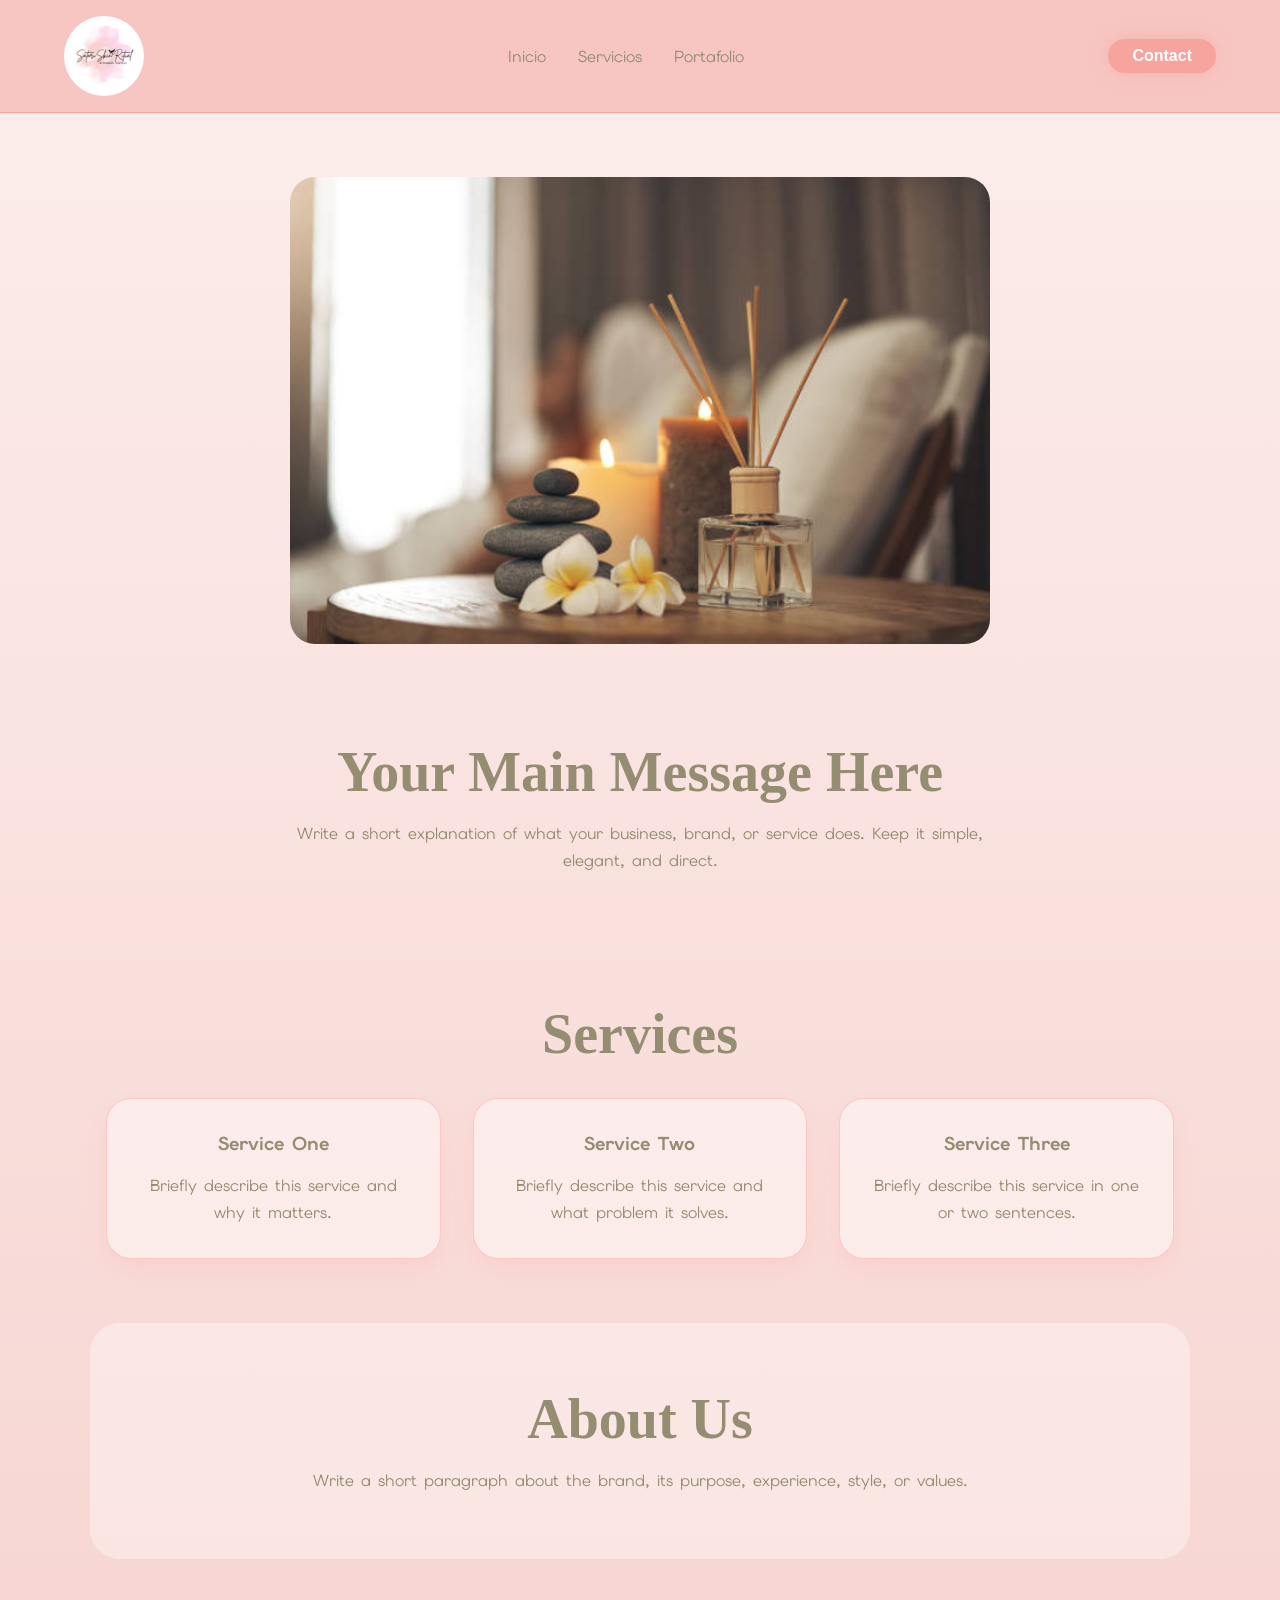
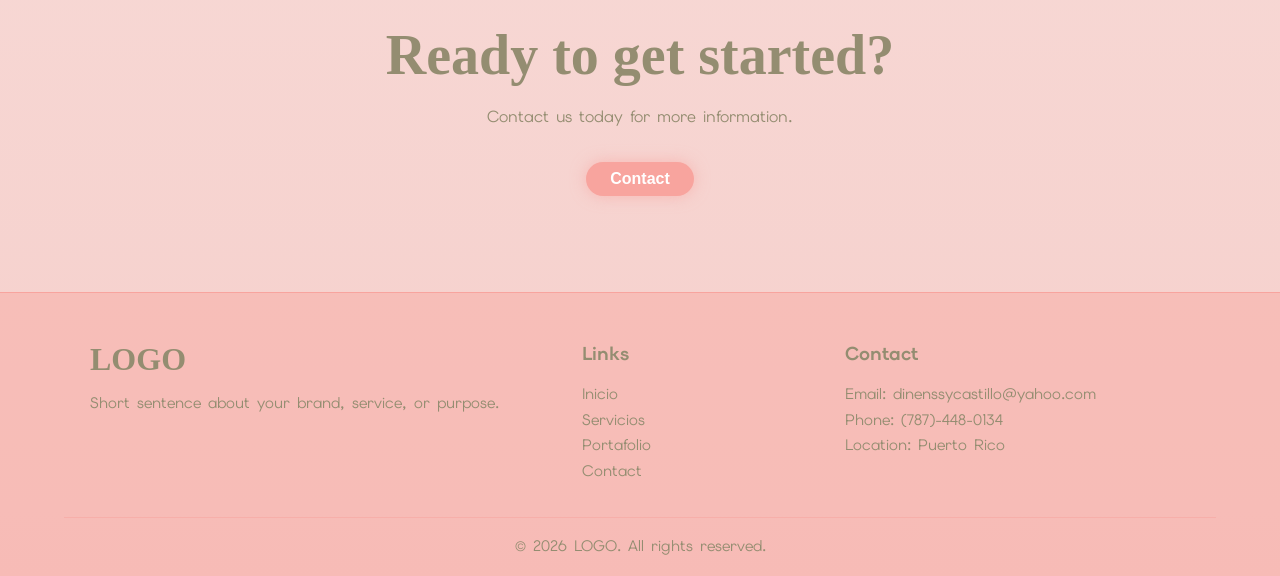
<file: index.html>
<!DOCTYPE html>
<html lang="en">
<head>
    <meta charset="UTF-8">
    <meta name="viewport" content="width=device-width, initial-scale=1.0">
    <link href="https://fonts.googleapis.com/css2?family=Elms+Sans:ital,wght@0,100..900;1,100..900&family=Montserrat:ital,wght@0,500;1,500&display=swap" rel="stylesheet">
    <link rel="icon" href="Logo.png" type="image/x-icon">
    <link rel="stylesheet" href="css/navbar.css">
    <link rel="stylesheet" href="css/index.css">
    <link rel="stylesheet" href="css/footer.css">
    <title></title>
</head>
<body>
    <header>
        <nav>
            <div class="logo">
                <img class="logo" src="assets\Logo.png">
            </div>
            <ul class="nav-links">
                <li><a href="index.html">Inicio</a></li>
                <li><a href="service.html">Servicios</a></li>
                <li><a href="portofolio.html">Portafolio</a></li>
            </ul>
        <button class="btns open-contact">Contact</button>
        <div class="hamburger">
            <span class="bar"></span>
            <span class="bar"></span>
            <span class="bar"></span>
        </div>
        </nav>
    </header>
    <div class="hero">
        <img src="assets\hero-img.jpg" class="hero-img">
    </div>

    <div class="contact-modal" id="contactModal">
        <div class="contact-form-box">
            <button class="close-contact" id="closeContact">&times;</button>

            <h2>Contact Us</h2>

            <form>
                <input type="text" placeholder="Your name" required>
                <input type="email" placeholder="Your email" required>
                <textarea placeholder="Your message" required></textarea>
                <button type="submit" class="btns">Send</button>
            </form>
        </div>
    </div>

    <main>

        <section class="intro-section">
            <h1>Your Main Message Here</h1>
            <p>
                Write a short explanation of what your business, brand, or service does.
                Keep it simple, elegant, and direct.
            </p>
        </section>

        <section class="services-section">
            <h2>Services</h2>

            <div class="services-grid">
                <div class="service-card">
                    <h3>Service One</h3>
                    <p>Briefly describe this service and why it matters.</p>
                </div>

                <div class="service-card">
                    <h3>Service Two</h3>
                    <p>Briefly describe this service and what problem it solves.</p>
                </div>

                <div class="service-card">
                    <h3>Service Three</h3>
                    <p>Briefly describe this service in one or two sentences.</p>
                </div>
            </div>
        </section>

        <section class="about-section">
            <div>
                <h2>About Us</h2>
                <p>
                    Write a short paragraph about the brand, its purpose, experience,
                    style, or values.
                </p>
            </div>
        </section>

        <section class="cta-section">
            <h2>Ready to get started?</h2>
            <p>Contact us today for more information.</p>
            <button class="btns-end open-contact">Contact</button>
        </section>
    </main>

    <footer class="footer">
        <div class="footer-content">
            <div class="footer-brand">
                <h2>LOGO</h2>
                <p>Short sentence about your brand, service, or purpose.</p>
            </div>

            <div class="footer-links">
                <h3>Links</h3>
                <a href="index.html">Inicio</a>
                <a href="service.html">Servicios</a>
                <a href="portofolio.html">Portafolio</a>
                <a href="#" class="open-contact">Contact</a>
            </div>

            <div class="footer-contact">
                <h3>Contact</h3>
                <p>Email: dinenssycastillo@yahoo.com</p>
                <p>Phone: (787)-448-0134</p>
                <p>Location: Puerto Rico</p>
            </div>
        </div>

        <div class="footer-bottom">
            <p>© 2026 LOGO. All rights reserved.</p>
        </div>
    </footer>

    <script>
        const hamburger = document.querySelector('.hamburger');
        const navMenu = document.querySelector('.nav-links');

        hamburger.addEventListener('click', function () {
                navMenu.classList.toggle('active');
            });
        </script>
        <script>
        const openContactButtons = document.querySelectorAll('.open-contact');
        const closeContact = document.querySelector('#closeContact');
        const contactModal = document.querySelector('#contactModal');

        openContactButtons.forEach(function (button) {
            button.addEventListener('click', function (e) {
                e.preventDefault();
                contactModal.classList.add('active');
            });
        });

        closeContact.addEventListener('click', function () {
            contactModal.classList.remove('active');
        });

        contactModal.addEventListener('click', function (e) {
            if (e.target === contactModal) {
                contactModal.classList.remove('active');
            }
        });
    </script>
</body>
</html>
</file>
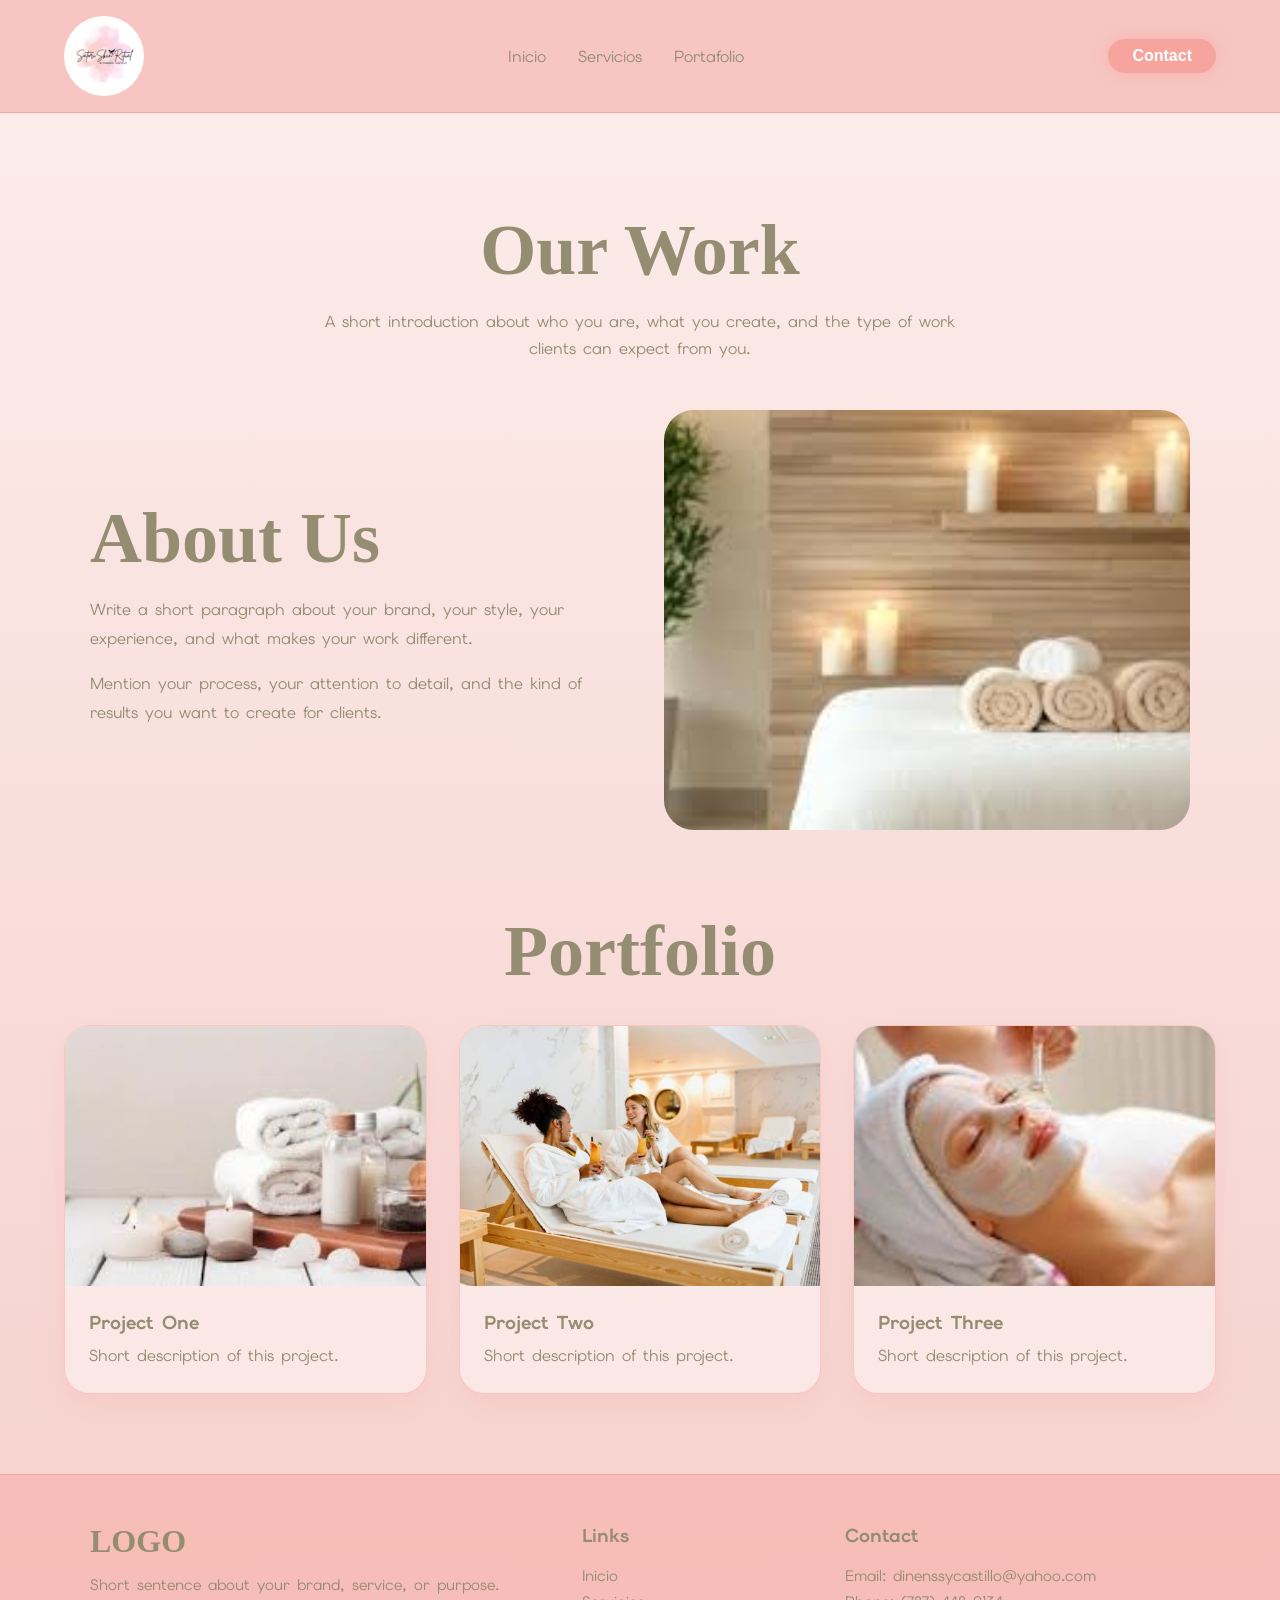
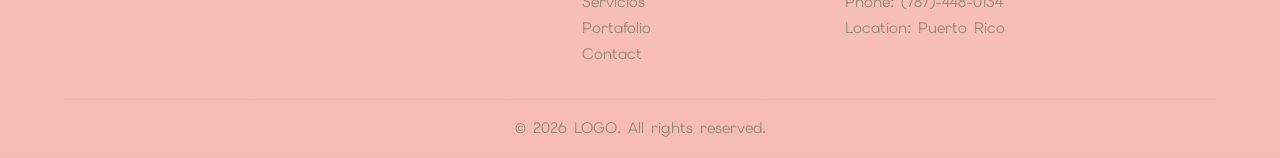
<file: portofolio.html>
<!DOCTYPE html>
<html lang="en">
<head>
    <meta charset="UTF-8">
    <meta name="viewport" content="width=device-width, initial-scale=1.0">
    <link href="https://fonts.googleapis.com/css2?family=Elms+Sans:ital,wght@0,100..900;1,100..900&family=Montserrat:ital,wght@0,500;1,500&display=swap" rel="stylesheet">
    <link rel="icon" href="Logo.png" type="image/x-icon">
    <link rel="stylesheet" href="css/navbar.css">
    <link rel="stylesheet" href="css/portofolio.css">
    <link rel="stylesheet" href="css/footer.css">
    <title></title>
</head>
<body>
    <header>
        <nav>
            <div class="logo">
                <img class="logo" src="assets\Logo.png">
            </div>
            <ul class="nav-links">
                <li><a href="index.html">Inicio</a></li>
                <li><a href="service.html">Servicios</a></li>
                <li><a href="portofolio.html">Portafolio</a></li>
            </ul>
        <button class="btns open-contact">Contact</button>
        <div class="hamburger">
            <span class="bar"></span>
            <span class="bar"></span>
            <span class="bar"></span>
        </div>
        </nav>
    </header>

    <div class="contact-modal" id="contactModal">
        <div class="contact-form-box">
            <button class="close-contact" id="closeContact">&times;</button>

            <h2>Contact Us</h2>

            <form>
                <input type="text" placeholder="Your name" required>
                <input type="email" placeholder="Your email" required>
                <textarea placeholder="Your message" required></textarea>
                <button type="submit" class="btns">Send</button>
            </form>
        </div>
    </div>

    <main class="portfolio-about-page">
        <section class="portfolio-about-hero">
            <h1>Our Work</h1>
            <p>A short introduction about who you are, what you create, and the type of work clients can expect from you.</p>
        </section>

        <section class="about-showcase">
            <div class="about-text">
                <h2>About Us</h2>
                <p>
                    Write a short paragraph about your brand, your style, your experience, and what makes your work different.
                </p>
                <p>
                    Mention your process, your attention to detail, and the kind of results you want to create for clients.
                </p>
            </div>

            <div class="about-image">
                <img src="assets\about.jpg" alt="About us image">
            </div>
        </section>

        <section class="portfolio-section">
            <h2>Portfolio</h2>

            <div class="portfolio-grid">
                <div class="portfolio-item">
                    <img src="assets\project1.jpg" alt="Project one">
                    <h3>Project One</h3>
                    <p>Short description of this project.</p>
                </div>

                <div class="portfolio-item">
                    <img src="assets\project2.jpg" alt="Project two">
                    <h3>Project Two</h3>
                    <p>Short description of this project.</p>
                </div>

                <div class="portfolio-item">
                    <img src="assets\project3.jpg" alt="Project three">
                    <h3>Project Three</h3>
                    <p>Short description of this project.</p>
                </div>
            </div>
        </section>
    </main>

    <footer class="footer">
        <div class="footer-content">
            <div class="footer-brand">
                <h2>LOGO</h2>
                <p>Short sentence about your brand, service, or purpose.</p>
            </div>

            <div class="footer-links">
                <h3>Links</h3>
                <a href="index.html">Inicio</a>
                <a href="service.html">Servicios</a>
                <a href="portofolio.html">Portafolio</a>
                <a href="#" class="open-contact">Contact</a>
            </div>

            <div class="footer-contact">
                <h3>Contact</h3>
                <p>Email: dinenssycastillo@yahoo.com</p>
                <p>Phone: (787)-448-0134</p>
                <p>Location: Puerto Rico</p>
            </div>
        </div>

        <div class="footer-bottom">
            <p>© 2026 LOGO. All rights reserved.</p>
        </div>
    </footer>
    <script>
        const hamburger = document.querySelector('.hamburger');
        const navMenu = document.querySelector('.nav-links');

        hamburger.addEventListener('click', function () {
                navMenu.classList.toggle('active');
            });
        </script>
        <script>
        const openContactButtons = document.querySelectorAll('.open-contact');
        const closeContact = document.querySelector('#closeContact');
        const contactModal = document.querySelector('#contactModal');

        openContactButtons.forEach(function (button) {
            button.addEventListener('click', function (e) {
                e.preventDefault();
                contactModal.classList.add('active');
            });
        });

        closeContact.addEventListener('click', function () {
            contactModal.classList.remove('active');
        });

        contactModal.addEventListener('click', function (e) {
            if (e.target === contactModal) {
                contactModal.classList.remove('active');
            }
        });
    </script>
</body>
</html>
</file>
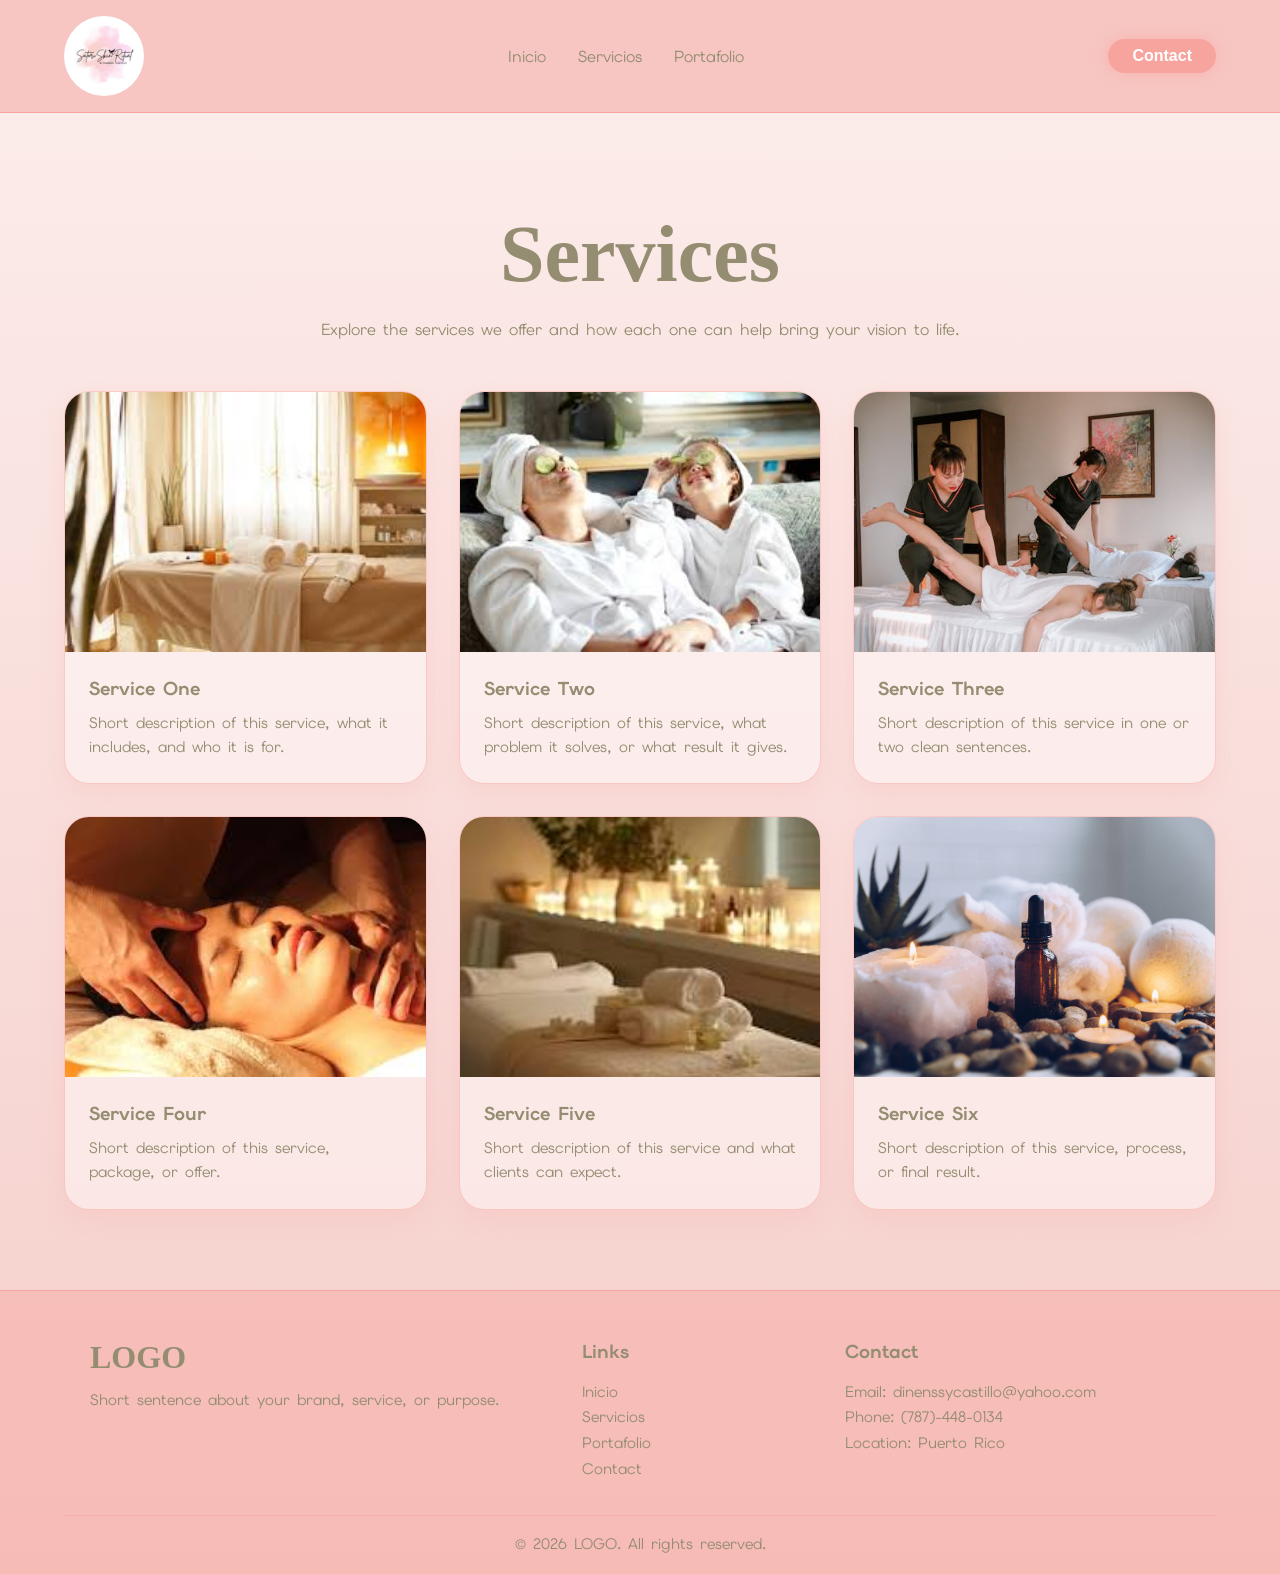
<file: service.html>
<!DOCTYPE html>
<html lang="en">
<head>
    <meta charset="UTF-8">
    <meta name="viewport" content="width=device-width, initial-scale=1.0">
    <link href="https://fonts.googleapis.com/css2?family=Elms+Sans:ital,wght@0,100..900;1,100..900&family=Montserrat:ital,wght@0,500;1,500&display=swap" rel="stylesheet">
    <link rel="icon" href="Logo.png" type="image/x-icon">
    <link rel="stylesheet" href="css/navbar.css">
    <link rel="stylesheet" href="css/service.css">
    <link rel="stylesheet" href="css/footer.css">
    <title></title>
</head>
<body>
    <header>
        <nav>
            <div class="logo">
                <img class="logo" src="assets\Logo.png">
            </div>
            <ul class="nav-links">
                <li><a href="index.html">Inicio</a></li>
                <li><a href="service.html">Servicios</a></li>
                <li><a href="portofolio.html">Portafolio</a></li>
            </ul>
        <button class="btns open-contact">Contact</button>
        <div class="hamburger">
            <span class="bar"></span>
            <span class="bar"></span>
            <span class="bar"></span>
        </div>
        </nav>
    </header>
    
    <div class="contact-modal" id="contactModal">
        <div class="contact-form-box">
            <button class="close-contact" id="closeContact">&times;</button>

            <h2>Contact Us</h2>

            <form>
                <input type="text" placeholder="Your name" required>
                <input type="email" placeholder="Your email" required>
                <textarea placeholder="Your message" required></textarea>
                <button type="submit" class="btns">Send</button>
            </form>
        </div>
    </div>

    <main class="services-page">
        <section class="services-hero">
            <h1>Services</h1>
            <p>Explore the services we offer and how each one can help bring your vision to life.</p>
        </section>

        <section class="services-gallery">
            <div class="service-card">
                <img src="assets\service1.jpg" alt="Service one">
                <div>
                    <h3>Service One</h3>
                    <p>Short description of this service, what it includes, and who it is for.</p>
                </div>
            </div>

            <div class="service-card">
                <img src="assets\service2.jpg" alt="Service two">
                <div>
                    <h3>Service Two</h3>
                    <p>Short description of this service, what problem it solves, or what result it gives.</p>
                </div>
            </div>

            <div class="service-card">
                <img src="assets\service3.jpg" alt="Service three">
                <div>
                    <h3>Service Three</h3>
                    <p>Short description of this service in one or two clean sentences.</p>
                </div>
            </div>

            <div class="service-card">
                <img src="assets\service4.jpg" alt="Service four">
                <div>
                    <h3>Service Four</h3>
                    <p>Short description of this service, package, or offer.</p>
                </div>
            </div>

            <div class="service-card">
                <img src="assets\service5.jpg" alt="Service five">
                <div>
                    <h3>Service Five</h3>
                    <p>Short description of this service and what clients can expect.</p>
                </div>
            </div>

            <div class="service-card">
                <img src="assets\service6.jpg" alt="Service six">
                <div>
                    <h3>Service Six</h3>
                    <p>Short description of this service, process, or final result.</p>
                </div>
            </div>
        </section>
    </main>

        <footer class="footer">
        <div class="footer-content">
            <div class="footer-brand">
                <h2>LOGO</h2>
                <p>Short sentence about your brand, service, or purpose.</p>
            </div>

            <div class="footer-links">
                <h3>Links</h3>
                <a href="index.html">Inicio</a>
                <a href="service.html">Servicios</a>
                <a href="portofolio.html">Portafolio</a>
                <a href="#" class="open-contact">Contact</a>
            </div>

            <div class="footer-contact">
                <h3>Contact</h3>
                <p>Email: dinenssycastillo@yahoo.com</p>
                <p>Phone: (787)-448-0134</p>
                <p>Location: Puerto Rico</p>
            </div>
        </div>

        <div class="footer-bottom">
            <p>© 2026 LOGO. All rights reserved.</p>
        </div>
    </footer>

    <script>
        const hamburger = document.querySelector('.hamburger');
        const navMenu = document.querySelector('.nav-links');

        hamburger.addEventListener('click', function () {
                navMenu.classList.toggle('active');
            });
        </script>
        <script>
        const openContactButtons = document.querySelectorAll('.open-contact');
        const closeContact = document.querySelector('#closeContact');
        const contactModal = document.querySelector('#contactModal');

        openContactButtons.forEach(function (button) {
            button.addEventListener('click', function (e) {
                e.preventDefault();
                contactModal.classList.add('active');
            });
        });

        closeContact.addEventListener('click', function () {
            contactModal.classList.remove('active');
        });

        contactModal.addEventListener('click', function (e) {
            if (e.target === contactModal) {
                contactModal.classList.remove('active');
            }
        });
    </script>
</body>
</html>
</file>
<file: css/navbar.css>
:root {
    --red-rose: rgb(248, 164, 158);
    --rose: rgb(247, 198, 194);
    --white-rose: rgb(252, 238, 236);
    --tan: rgb(255, 255, 255);
    --brown: rgb(148, 141, 113);
}

* {
    margin: 0;
    padding: 0;
    box-sizing: border-box;
}

body {
    min-height: 100vh;
    color: var(--brown);
    font-family: 'Elms Sans', sans-serif;
    background: linear-gradient(var(--white-rose), rgb(245, 206, 202));
    background-repeat: no-repeat;
    background-size: cover;
}

nav {
    width: 100%;
    padding: 1rem clamp(1rem, 5vw, 25%);
    background: var(--rose);
    border-bottom: 1px solid var(--red-rose);
    backdrop-filter: blur(15px);
    margin-bottom: 2rem;
    display: flex;
    align-items: center;
    justify-content: space-between;
}

.logo {
    border-radius: 50px;
    height: 80px;
}

.nav-links {
    list-style: none;
    display: flex;
    gap: 2rem;
}

.nav-links li a {
    color: var(--brown);
    text-decoration: none;
    transition: 0.3s;
}

.nav-links li a:hover {
    color: var(--red-rose);
}

.hamburger {
    display: none;
}

.bar {
    display: block;
    width: 25px;
    height: 3px;
    margin: 5px auto;
    background-color: var(--red-rose);
    transition: all 0.3s ease-in-out;
}

.btns {

    padding: 0.5rem 1.5rem;
    border-radius: 30px;
    font-weight: 600;
    font-size: 1rem;
    background: var(--red-rose);
    color: var(--tan);
    box-shadow: 0 0 15px rgba(248, 164, 158, 0.6);
    border: none;
    cursor: pointer;
    transition: 0.3s;
}

.btns:hover {
    background: var(--brown);
    color: var(--tan);
    box-shadow: 0 0 20px rgba(148, 141, 113, 0.5);
}

.contact-modal {
    position: fixed;
    inset: 0;
    background: rgba(252, 238, 236, 0.45);
    backdrop-filter: blur(10px);
    display: none;
    justify-content: center;
    align-items: center;
    z-index: 5000;
}

.contact-modal.active {
    display: flex;
}

.contact-form-box {
    position: relative;
    width: min(90%, 420px);
    padding: 2rem;
    border-radius: 25px;
    background: rgba(247, 198, 194, 0.75);
    border: 1px solid var(--red-rose);
    box-shadow: 0 0 30px rgba(248, 164, 158, 0.5);
    animation: popIn 0.25s ease;
}

.contact-form-box h2 {
    text-align: center;
    margin-bottom: 1.5rem;
    color: var(--brown);
}

.contact-form-box form {
    display: flex;
    flex-direction: column;
    gap: 1rem;
}

.contact-form-box input,
.contact-form-box textarea {
    width: 100%;
    padding: 0.9rem 1rem;
    border-radius: 15px;
    border: 1px solid var(--red-rose);
    background: rgba(255, 255, 255, 0.65);
    font-family: 'Poppins', sans-serif;
    color: var(--brown);
    outline: none;
}

.contact-form-box textarea {
    min-height: 120px;
    resize: none;
}

.close-contact {
    position: absolute;
    top: 0.8rem;
    right: 1rem;
    border: none;
    background: transparent;
    font-size: 2rem;
    color: var(--brown);
    cursor: pointer;
}

@keyframes popIn {
    from {
        opacity: 0;
        transform: scale(0.9);
    }

    to {
        opacity: 1;
        transform: scale(1);
    }
}

@media (max-width: 768px) {
    header {
        position: relative;
        z-index: 9999;
    }

    nav {
        position: relative;
        overflow: visible;
        z-index: 9999;
    }

    a, button {
        -webkit-tap-highlight-color: transparent;
    }

    .hamburger {
        display: block;
        cursor: pointer;
        padding-right: 1rem;
    }

    .nav-links {
        position: absolute;
        top: 100%;
        left: 0;
        width: 100%;
        background: var(--rose);
        flex-direction: column;
        align-items: center;
        gap: 2rem;

        max-height: 0;
        overflow: hidden;
        padding: 0;
        opacity: 0;

        transition: max-height 0.35s ease, padding 0.35s ease, opacity 0.25s ease;
        z-index: 10000;
    }

    .nav-links.active {
        max-height: 400px;
        padding: 2rem 0;
        opacity: 1;
    }

    .nav-links li a {
        font-size: 1.5rem;
    }

    .hero {
        position: relative;
        z-index: 1;
    }

    .hero img {
        position: relative;
        z-index: 1;
    }

    .btns {
        display: none;
    }
}
</file>
<file: css/index.css>
.hero {
    display: flex;
    justify-content: center;
    align-items: center;
    width: 100%;
    padding: 2rem 1rem;
}

.hero img {
    width: 100%;
    max-width: 700px;
    height: auto;
    border-radius: 25px;
    display: block;
}

.contact-modal {
    position: fixed;
    inset: 0;
    background: rgba(252, 238, 236, 0.45);
    backdrop-filter: blur(10px);
    display: none;
    justify-content: center;
    align-items: center;
    z-index: 5000;
}

.contact-modal.active {
    display: flex;
}

.contact-form-box {
    position: relative;
    width: min(90%, 420px);
    padding: 2rem;
    border-radius: 25px;
    background: rgba(247, 198, 194, 0.75);
    border: 1px solid var(--red-rose);
    box-shadow: 0 0 30px rgba(248, 164, 158, 0.5);
    animation: popIn 0.25s ease;
}

.contact-form-box h2 {
    text-align: center;
    margin-bottom: 1.5rem;
    color: var(--brown);
}

.contact-form-box form {
    display: flex;
    flex-direction: column;
    gap: 1rem;
}

.contact-form-box input,
.contact-form-box textarea {
    width: 100%;
    padding: 0.9rem 1rem;
    border-radius: 15px;
    border: 1px solid var(--red-rose);
    background: rgba(255, 255, 255, 0.65);
    font-family: 'Poppins', sans-serif;
    color: var(--brown);
    outline: none;
}

.contact-form-box textarea {
    min-height: 120px;
    resize: none;
}

.close-contact {
    position: absolute;
    top: 0.8rem;
    right: 1rem;
    border: none;
    background: transparent;
    font-size: 2rem;
    color: var(--brown);
    cursor: pointer;
}

@keyframes popIn {
    from {
        opacity: 0;
        transform: scale(0.9);
    }

    to {
        opacity: 1;
        transform: scale(1);
    }
}

main {
    width: 100%;
}

.intro-section,
.services-section,
.about-section,
.cta-section {
    width: min(90%, 1100px);
    margin: 0 auto;
    padding: 4rem 1rem;
    text-align: center;
}

.intro-section h1,
.services-section h2,
.about-section h2,
.cta-section h2 {
    font-family: "Cormorant Garamond", serif;
    font-size: clamp(2rem, 5vw, 3.5rem);
    margin-bottom: 1rem;
    color: var(--brown);
}

.intro-section p,
.service-card p,
.about-section p,
.cta-section p {
    font-size: 1rem;
    line-height: 1.7;
    max-width: 700px;
    margin: 0 auto;
}

.services-grid {
    margin-top: 2rem;
    display: grid;
    grid-template-columns: repeat(3, 1fr);
    gap: 2rem;
}

.service-card {
    padding: 2rem;
    border-radius: 25px;
    background: rgba(255, 255, 255, 0.45);
    border: 1px solid rgba(248, 164, 158, 0.5);
    box-shadow: 0 10px 25px rgba(248, 164, 158, 0.2);
}

.service-card h3 {
    margin-bottom: 1rem;
    color: var(--brown);
}

.about-section {
    background: rgba(255, 255, 255, 0.35);
    border-radius: 30px;
}

.cta-section {
    padding-bottom: 6rem;
}

.btns-end {
    padding: 0.5rem 1.5rem;
    border-radius: 30px;
    font-weight: 600;
    font-size: 1rem;
    background: var(--red-rose);
    color: var(--tan);
    box-shadow: 0 0 15px rgba(248, 164, 158, 0.6);
    border: none;
    cursor: pointer;
    transition: 0.3s;
    margin-top: 2rem;
}

@media (max-width: 768px) {
    nav {
        position: relative;
        overflow: visible;
    }

    a, button {
        -webkit-tap-highlight-color: transparent;
    }

    .hamburger {
        display: block;
        cursor: pointer;
        z-index: 1001;
        padding-right: 1rem;
    }

    .nav-links {
        position: absolute;
        top: 100%;
        left: 0;
        width: 100%;
        background: var(--rose);
        flex-direction: column;
        align-items: center;
        gap: 2rem;

        max-height: 0;
        overflow: hidden;
        padding: 0;
        opacity: 0;

        transition: max-height 0.35s ease, padding 0.35s ease, opacity 0.25s ease;
        z-index: 1000;
    }

    .nav-links.active {
        max-height: 400px;
        padding: 2rem 0;
        opacity: 1;
    }

    .nav-links li a {
        font-size: 1.5rem;
    }

    .btns {
        display: none;
    }


    .hero {
        position: relative;
        z-index: 1;
        width: 100%;
        padding: 2rem 1rem;
        display: flex;
        justify-content: center;
        align-items: center;
    }


    .hero img {
        width: 100%;
        max-width: 420px;
        height: auto;
    }

    .intro-section,
    .services-section,
    .about-section,
    .cta-section {
        padding: 3rem 1rem;
    }

    .services-grid {
        grid-template-columns: 1fr;
    }

    .service-card {
        padding: 1.5rem;
    }
}
</file>
<file: css/footer.css>
.footer {
    background: rgba(248, 164, 158, 0.45);
    border-top: 1px solid var(--red-rose);
    padding: 3rem 5% 1rem;
    color: var(--brown);
}

.footer-content {
    width: min(100%, 1100px);
    margin: 0 auto;
    display: grid;
    grid-template-columns: 2fr 1fr 1.5fr;
    gap: 2rem;
}

.footer h2 {
    font-family: "Cormorant Garamond", serif;
    font-size: 2rem;
    margin-bottom: 0.8rem;
}

.footer h3 {
    margin-bottom: 1rem;
}

.footer p,
.footer a {
    font-size: 0.95rem;
    line-height: 1.7;
    color: var(--brown);
    text-decoration: none;
}

.footer-links {
    display: flex;
    flex-direction: column;
}

.footer-links a:hover {
    color: var(--red-rose);
}

.footer-bottom {
    margin-top: 2rem;
    padding-top: 1rem;
    border-top: 1px solid rgba(248, 164, 158, 0.5);
    text-align: center;
}

@media (max-width: 768px) {
    .footer-content {
        grid-template-columns: 1fr;
        text-align: center;
    }

    .footer-links {
        align-items: center;
    }
}
</file>
<file: css/portofolio.css>
.portfolio-about-page {
    width: 100%;
    padding-bottom: 5rem;
}

.portfolio-about-hero {
    width: min(90%, 900px);
    margin: 0 auto;
    padding: 4rem 1rem 3rem;
    text-align: center;
}

.portfolio-about-hero h1,
.about-text h2,
.portfolio-section h2 {
    font-family: "Cormorant Garamond", serif;
    font-size: clamp(2.5rem, 6vw, 4.5rem);
    margin-bottom: 1rem;
    color: var(--brown);
}

.portfolio-about-hero p {
    max-width: 650px;
    margin: 0 auto;
    line-height: 1.7;
}

.about-showcase {
    width: min(90%, 1100px);
    margin: 0 auto 5rem;
    display: grid;
    grid-template-columns: 1fr 1fr;
    gap: 3rem;
    align-items: center;
}

.about-text p {
    line-height: 1.8;
    margin-bottom: 1rem;
}

.about-image img {
    width: 100%;
    height: 420px;
    object-fit: cover;
    border-radius: 30px;
    display: block;
}

.portfolio-section {
    width: min(90%, 1200px);
    margin: 0 auto;
    text-align: center;
}

.portfolio-grid {
    margin-top: 2rem;
    display: grid;
    grid-template-columns: repeat(3, 1fr);
    gap: 2rem;
}

.portfolio-item {
    text-align: left;
    overflow: hidden;
    border-radius: 25px;
    background: rgba(255, 255, 255, 0.45);
    border: 1px solid rgba(248, 164, 158, 0.5);
    box-shadow: 0 10px 25px rgba(248, 164, 158, 0.2);
}

.portfolio-item img {
    width: 100%;
    height: 260px;
    object-fit: cover;
    display: block;
}

.portfolio-item h3,
.portfolio-item p {
    padding: 0 1.5rem;
}

.portfolio-item h3 {
    margin-top: 1.5rem;
    margin-bottom: 0.5rem;
}

.portfolio-item p {
    padding-bottom: 1.5rem;
    line-height: 1.6;
}



@media (max-width: 768px) {
    .about-showcase {
        grid-template-columns: 1fr;
    }

    .about-image img {
        height: 320px;
    }

    .portfolio-grid {
        grid-template-columns: 1fr;
    }
}
</file>
<file: css/service.css>
.services-page {
    width: 100%;
    padding-bottom: 5rem;
}

.services-hero {
    width: min(90%, 900px);
    margin: 0 auto;
    padding: 4rem 1rem 3rem;
    text-align: center;
}

.services-hero h1 {
    font-family: "Cormorant Garamond", serif;
    font-size: clamp(2.5rem, 7vw, 5rem);
    color: var(--brown);
    margin-bottom: 1rem;
}

.services-hero p {
    max-width: 650px;
    margin: 0 auto;
    line-height: 1.7;
}

.services-gallery {
    width: min(90%, 1200px);
    margin: 0 auto;
    display: grid;
    grid-template-columns: repeat(3, 1fr);
    gap: 2rem;
}

.service-card {
    overflow: hidden;
    border-radius: 25px;
    background: rgba(255, 255, 255, 0.45);
    border: 1px solid rgba(248, 164, 158, 0.5);
    box-shadow: 0 10px 25px rgba(248, 164, 158, 0.2);
    transition: 0.3s ease;
}

.service-card:hover {
    transform: translateY(-6px);
    box-shadow: 0 15px 35px rgba(248, 164, 158, 0.35);
}

.service-card img {
    width: 100%;
    height: 260px;
    object-fit: cover;
    display: block;
}

.service-card div {
    padding: 1.5rem;
}

.service-card h3 {
    margin-bottom: 0.6rem;
    color: var(--brown);
}

.service-card p {
    font-size: 0.95rem;
    line-height: 1.6;
}

@media (max-width: 900px) {
    .services-gallery {
        grid-template-columns: repeat(2, 1fr);
    }
}

@media (max-width: 600px) {
    .services-gallery {
        grid-template-columns: 1fr;
    }

    .service-card img {
        height: 230px;
    }
}
</file>
